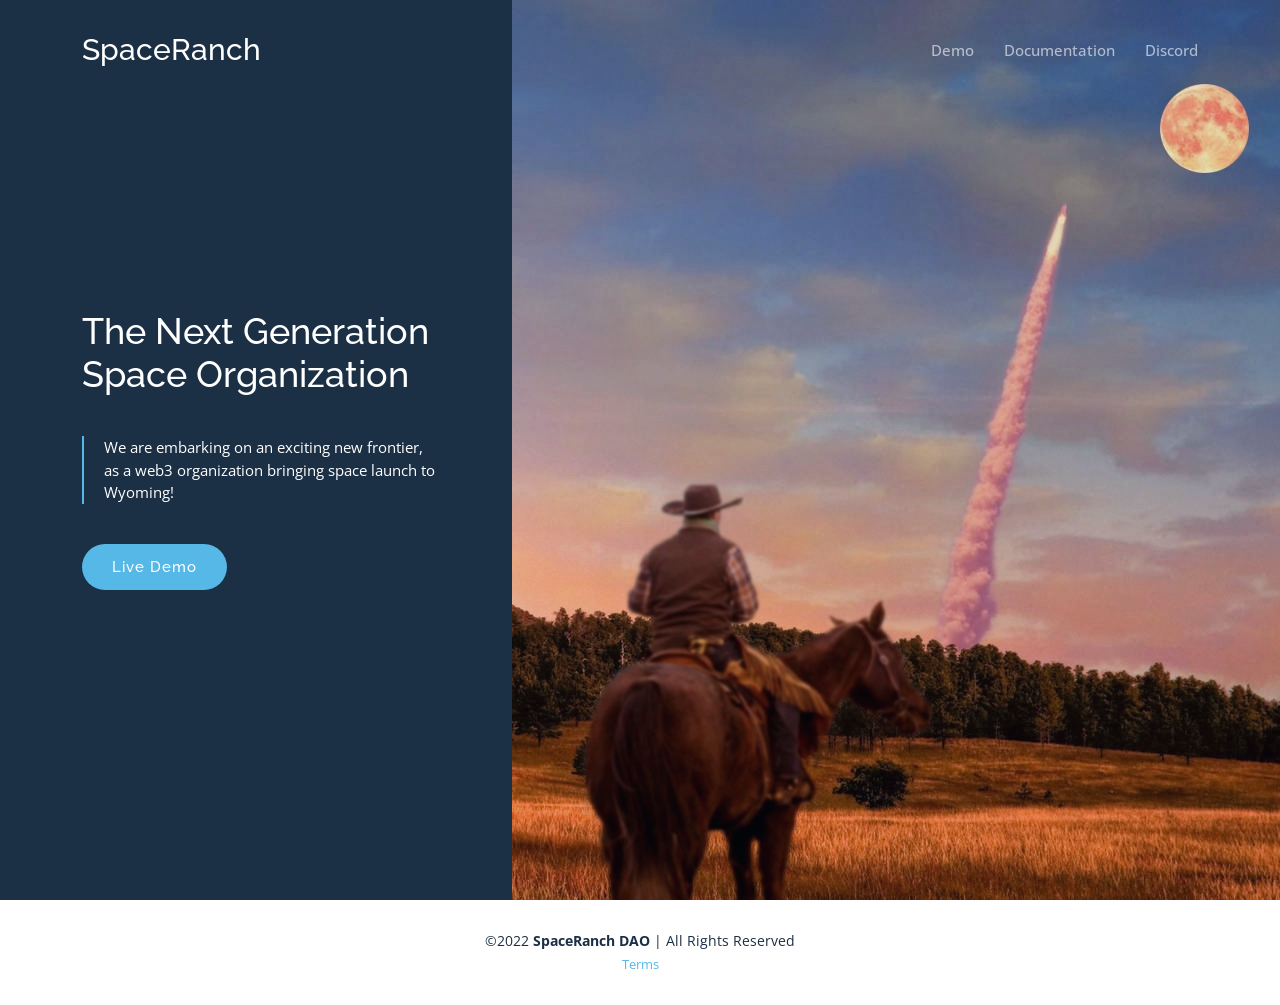
<file: index.html>
<!DOCTYPE html>
<html lang="en">

<head>
  
  <!-- Google tag (gtag.js) -->
<script async src="https://www.googletagmanager.com/gtag/js?id=UA-243982215-1"></script>
<script>
  window.dataLayer = window.dataLayer || [];
  function gtag(){dataLayer.push(arguments);}
  gtag('js', new Date());

  gtag('config', 'UA-243982215-1');
</script>
  
  <meta charset="utf-8">
  <meta content="width=device-width, initial-scale=1.0" name="viewport">

  <title>SpaceRanch</title>
  <meta content="The world's first web3 space organization, democratizing and diversifying access to space" name="description">
  <meta content="space dao, dao, daos, nft, web3, blockchain, governance, space launch, space exploration, space tourism, 
                 space engineers, aerospace, crypto currency, crypto, digital asset, space asset, 
                 blue origin, spacex, united launch alliance, ula, artemis, phantom, firefly, spinlaunch, 
                 virgin orbit, lunar, spaceport, space vehicle" name="keywords">

  <!-- Favicons -->
  <link href="assets/img/favicon.ico" rel="icon">
  <link href="assets/img/apple-touch-icon.png" rel="apple-touch-icon">

  <!-- Google Fonts -->
  <link rel="preconnect" href="https://fonts.googleapis.com">
  <link rel="preconnect" href="https://fonts.gstatic.com" crossorigin>
  <link href="https://fonts.googleapis.com/css2?family=Open+Sans:ital,wght@0,300;0,400;0,500;0,600;0,700;1,300;1,400;1,600;1,700&family=Montserrat:ital,wght@0,300;0,400;0,500;0,600;0,700;1,300;1,400;1,500;1,600;1,700&family=Raleway:ital,wght@0,300;0,400;0,500;0,600;0,700;1,300;1,400;1,500;1,600;1,700&display=swap" rel="stylesheet">

  <!-- Vendor CSS Files -->
  <link href="assets/vendor/bootstrap/css/bootstrap.min.css" rel="stylesheet">
  <link href="assets/vendor/bootstrap-icons/bootstrap-icons.css" rel="stylesheet">
  <link href="assets/vendor/aos/aos.css" rel="stylesheet">
  <link href="assets/vendor/glightbox/css/glightbox.min.css" rel="stylesheet">
  <link href="assets/vendor/swiper/swiper-bundle.min.css" rel="stylesheet">
  <link href="assets/vendor/remixicon/remixicon.css" rel="stylesheet">

  <!-- Template Main CSS File -->
  <link href="assets/css/main.css" rel="stylesheet">

  <!-- =======================================================
  * Template Name: Nova - v1.2.0
  * Template URL: https://bootstrapmade.com/nova-bootstrap-business-template/
  * Author: BootstrapMade.com
  * License: https://bootstrapmade.com/license/
  ======================================================== -->
</head>

<body class="page-index">

  <!-- ======= Header ======= -->
  <header id="header" class="header d-flex align-items-center fixed-top">
    <div class="container-fluid container-xl d-flex align-items-center justify-content-between">

      <a href="index.html" class="logo d-flex align-items-center">
        <!-- Uncomment the line below if you also wish to use an image logo -->
        <!-- <img src="assets/img/logo.png" alt=""> -->
        <h1 class="d-flex align-items-center">SpaceRanch</h1>
      </a>

      <i class="mobile-nav-toggle mobile-nav-show bi bi-list"></i>
      <i class="mobile-nav-toggle mobile-nav-hide d-none bi bi-x"></i>

      <nav id="navbar" class="navbar">
        <ul>
          <li><a href="https://spacedao.xyz" target="_blank" >Demo</a></li>
          <li><a href="https://spaceranch.gitbook.io/documentation" target="_blank">Documentation</a></li>
          <li><a href="https://discord.gg/sj9gQFXUaW" target="_blank">Discord</a></li>

        </ul>
      </nav><!-- .navbar -->

    </div>
  </header><!-- End Header -->

  <!-- ======= Hero Section ======= -->
  <section id="hero" class="hero d-flex align-items-center">
    <div class="container">
      <div class="row">
        <div class="col-xl-4">
          <h2 data-aos="fade-up">The Next Generation Space Organization</h2>
          <blockquote data-aos="fade-up" data-aos-delay="100">
            <p>We are embarking on an exciting new frontier, as a web3 organization bringing space launch to Wyoming!</p>
          </blockquote>
          <div class="d-flex" data-aos="fade-up" data-aos-delay="200">
            <a href="https://spacedao.xyz" target="_blank" class="btn-get-started">Live Demo</a>
         <!--   <a href="https://www.youtube.com/watch?v=5IGpBBcRcZA" class="glightbox btn-watch-video d-flex align-items-center"><i class="bi bi-play-circle"></i><span>Watch Video</span></a>
-->
          </div>

        </div>
      </div>
    </div>
  </section><!-- End Hero Section -->

  <main id="main">


  </main><!-- End #main -->

  <!-- ======= Footer ======= -->
  <footer id="footer" class="footer">



    <div class="footer-legal">
      <div class="container">
        <div class="copyright">
          &copy;2022 <strong><span>SpaceRanch DAO</span></strong> | All Rights Reserved
        </div>
        <div class="credits">
          <a href="https://spaceranch.gitbook.io/documentation/legal/terms-of-service" target="_blank">Terms</a>
        </div>
      </div>
    </div>
  </footer><!-- End Footer -->
  <!-- End Footer -->

  <a href="#" class="scroll-top d-flex align-items-center justify-content-center"><i class="bi bi-arrow-up-short"></i></a>

  <div id="preloader"></div>

  <!-- Vendor JS Files -->
  <script src="assets/vendor/bootstrap/js/bootstrap.bundle.min.js"></script>
  <script src="assets/vendor/aos/aos.js"></script>
  <script src="assets/vendor/glightbox/js/glightbox.min.js"></script>
  <script src="assets/vendor/swiper/swiper-bundle.min.js"></script>
  <script src="assets/vendor/isotope-layout/isotope.pkgd.min.js"></script>
  <script src="assets/vendor/php-email-form/validate.js"></script>

  <!-- Template Main JS File -->
  <script src="assets/js/main.js"></script>

</body>

</html>
</file>
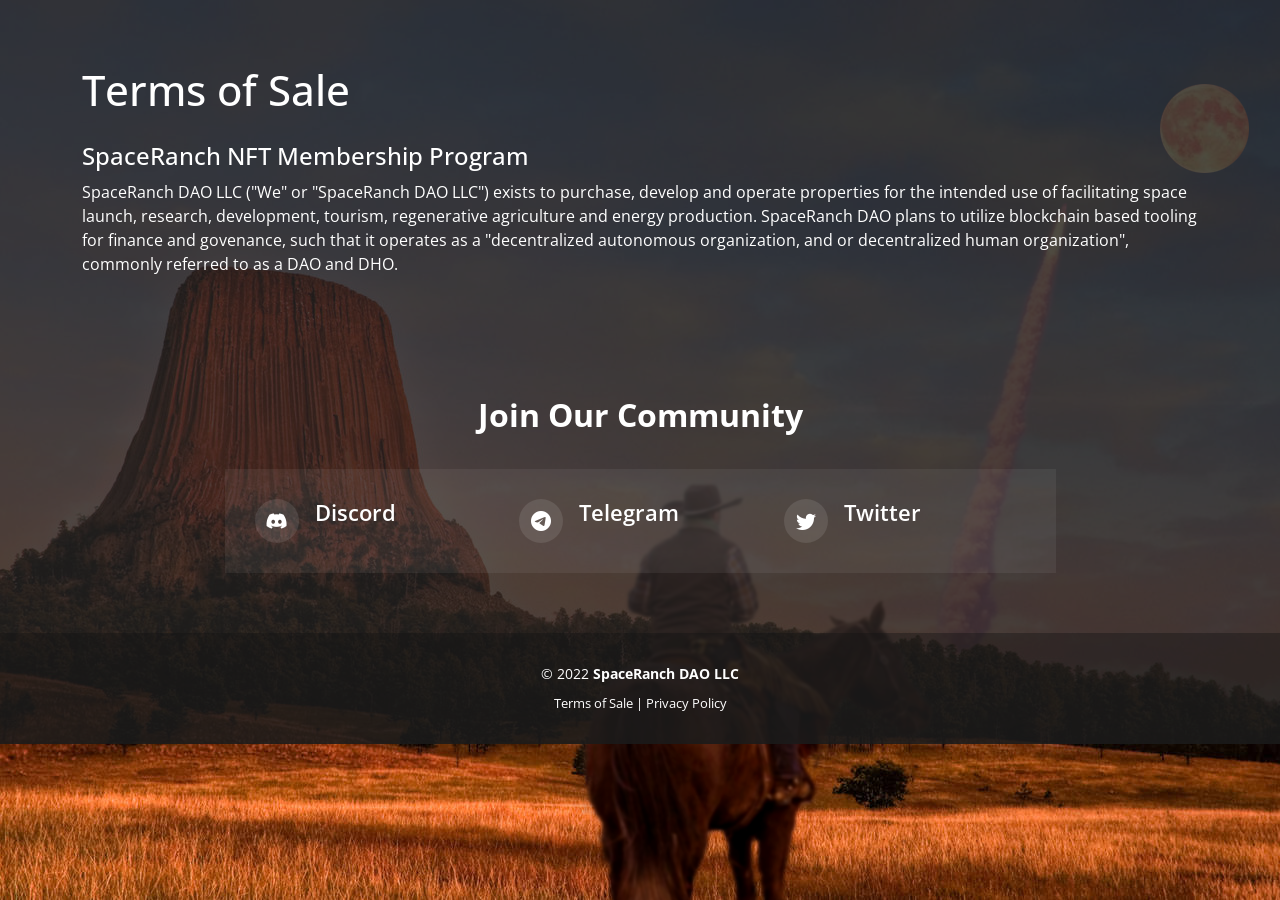
<file: legal.html>
<!DOCTYPE html>
<html lang="en">

<head>
  <meta charset="utf-8">
  <meta content="width=device-width, initial-scale=1.0" name="viewport">
  <title>SpaceRanch DAO</title>
  <meta content="" name="description">
  <meta content="" name="keywords">

  <!-- Favicons -->
  <link href="assets/img/favicon.jpg" rel="icon">
  <link href="assets/img/apple-touch-icon.png" rel="apple-touch-icon">

  <!-- Google Fonts -->
  <link href="https://fonts.googleapis.com/css?family=Open+Sans:300,300i,400,400i,600,600i,700,700i|Raleway:300,300i,400,400i,600,600i,700,700i" rel="stylesheet">

  <!-- Vendor CSS Files -->
  <link href="assets/vendor/bootstrap/css/bootstrap.min.css" rel="stylesheet">
  <link href="assets/vendor/bootstrap-icons/bootstrap-icons.css" rel="stylesheet">

  <!-- Template Main CSS File -->
  <link href="assets/css/style.css" rel="stylesheet">

  <!-- =======================================================
  * Template Name: ComingSoon - v4.6.0
  * Template URL: https://bootstrapmade.com/comingsoon-free-html-bootstrap-template/
  * Author: BootstrapMade.com
  * License: https://bootstrapmade.com/license/
  ======================================================== -->
</head>

<body>



  <main id="main">

    <!-- ======= About Us Section ======= -->
    <section id="about" class="about">
      <div class="container">

        <div class="row content">
          <div class="col-lg-12">
            <h2>Terms of Sale</h2>
            <h3>SpaceRanch NFT Membership Program</h3>
        <p>
SpaceRanch DAO LLC ("We" or "SpaceRanch DAO LLC") exists to purchase, develop and operate properties for the intended
use of facilitating space launch, research, development, tourism, regenerative agriculture and energy production.
SpaceRanch DAO plans to utilize blockchain based tooling for finance and govenance, such that it operates
as a "decentralized autonomous organization, and or decentralized human organization", commonly referred to as a DAO and DHO.
            </p>
          </div>
        </div>

      </div>
    </section><!-- End About Us Section -->

    <!-- ======= Contact Us Section ======= -->
    <section id="contact" class="contact">
      <div class="container">

        <div class="section-title">
          <h2>Join Our Community</h2>
        </div>

        <div class="row justify-content-center">

          <div class="col-lg-9">

            <div class="info-wrap">
              <div class="row">
                <div class="col-lg-4 info">
              <a href="https://discord.me/spaceranch" target="_blank">     <i class="bi bi-discord"></i>
                  <h4>Discord</h4></a>

                </div>

                <div class="col-lg-4 info mt-4 mt-lg-0">
                  <a href="https://t.me/spaceranch" target="_blank"> <i class="bi bi-telegram"></i>
                  <h4>Telegram</h4></a>
                </div>

                <div class="col-lg-4 info mt-4 mt-lg-0">
                <a href="https://twitter.com/spaceranch" target="_blank">   <i class="bi bi-twitter"></i>
                  <h4>Twitter</h4> </a>
                </div>

              </div>
            </div>

          </div>

        </div>


      </div>
    </section><!-- End Contact Us Section -->

  </main><!-- End #main -->

  <!-- ======= Footer ======= -->
  <footer id="footer">
    <div class="container">
      <div class="copyright">
        &copy; 2022 <strong><span>SpaceRanch DAO LLC</span></strong>
      </div>
      <div class="credits">
        <!-- All the links in the footer should remain intact. -->
        <!-- You can delete the links only if you purchased the pro version. -->
        <!-- Licensing information: https://bootstrapmade.com/license/ -->
        <!-- Purchase the pro version with working PHP/AJAX contact form: https://bootstrapmade.com/comingsoon-free-html-bootstrap-template/ -->
        <a href="legal.html">Terms of Sale</a> |   <a href="privacy.html">Privacy Policy</a>
      </div>
    </div>
  </footer><!-- End #footer -->


  <!-- Vendor JS Files -->
  <script src="assets/vendor/bootstrap/js/bootstrap.bundle.min.js"></script>
  <script src="assets/vendor/php-email-form/validate.js"></script>

  <!-- Template Main JS File -->
  <script src="assets/js/main.js"></script>

</body>

</html>
</file>
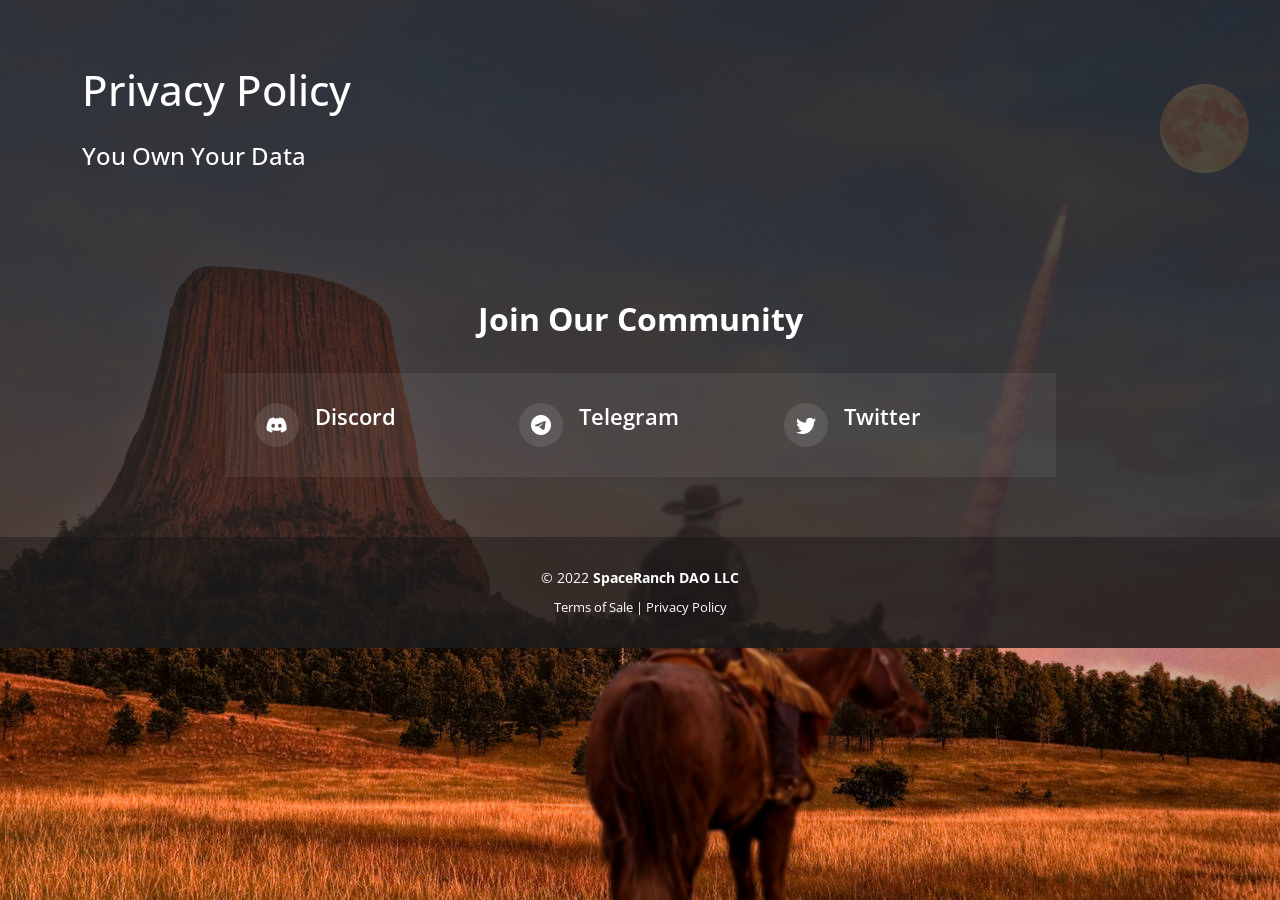
<file: privacy.html>
<!DOCTYPE html>
<html lang="en">

<head>
  <meta charset="utf-8">
  <meta content="width=device-width, initial-scale=1.0" name="viewport">
  <title>SpaceRanch DAO</title>
  <meta content="" name="description">
  <meta content="" name="keywords">

  <!-- Favicons -->
  <link href="assets/img/favicon.jpg" rel="icon">
  <link href="assets/img/apple-touch-icon.png" rel="apple-touch-icon">

  <!-- Google Fonts -->
  <link href="https://fonts.googleapis.com/css?family=Open+Sans:300,300i,400,400i,600,600i,700,700i|Raleway:300,300i,400,400i,600,600i,700,700i" rel="stylesheet">

  <!-- Vendor CSS Files -->
  <link href="assets/vendor/bootstrap/css/bootstrap.min.css" rel="stylesheet">
  <link href="assets/vendor/bootstrap-icons/bootstrap-icons.css" rel="stylesheet">

  <!-- Template Main CSS File -->
  <link href="assets/css/style.css" rel="stylesheet">

  <!-- =======================================================
  * Template Name: ComingSoon - v4.6.0
  * Template URL: https://bootstrapmade.com/comingsoon-free-html-bootstrap-template/
  * Author: BootstrapMade.com
  * License: https://bootstrapmade.com/license/
  ======================================================== -->
</head>

<body>



  <main id="main">

    <!-- ======= About Us Section ======= -->
    <section id="about" class="about">
      <div class="container">

        <div class="row content">
          <div class="col-lg-12">
            <h2>Privacy Policy</h2>
            <h3>You Own Your Data</h3>
        <p>

            </p>
          </div>
        </div>

      </div>
    </section><!-- End About Us Section -->

    <!-- ======= Contact Us Section ======= -->
    <section id="contact" class="contact">
      <div class="container">

        <div class="section-title">
          <h2>Join Our Community</h2>
        </div>

        <div class="row justify-content-center">

          <div class="col-lg-9">

            <div class="info-wrap">
              <div class="row">
                <div class="col-lg-4 info">
              <a href="https://discord.me/spaceranch" target="_blank">     <i class="bi bi-discord"></i>
                  <h4>Discord</h4></a>

                </div>

                <div class="col-lg-4 info mt-4 mt-lg-0">
                  <a href="https://t.me/spaceranch" target="_blank"> <i class="bi bi-telegram"></i>
                  <h4>Telegram</h4></a>
                </div>

                <div class="col-lg-4 info mt-4 mt-lg-0">
                <a href="https://twitter.com/spaceranch" target="_blank">   <i class="bi bi-twitter"></i>
                  <h4>Twitter</h4> </a>
                </div>

              </div>
            </div>

          </div>

        </div>


      </div>
    </section><!-- End Contact Us Section -->

  </main><!-- End #main -->

  <!-- ======= Footer ======= -->
  <footer id="footer">
    <div class="container">
      <div class="copyright">
        &copy; 2022 <strong><span>SpaceRanch DAO LLC</span></strong>
      </div>
      <div class="credits">
        <!-- All the links in the footer should remain intact. -->
        <!-- You can delete the links only if you purchased the pro version. -->
        <!-- Licensing information: https://bootstrapmade.com/license/ -->
        <!-- Purchase the pro version with working PHP/AJAX contact form: https://bootstrapmade.com/comingsoon-free-html-bootstrap-template/ -->
        <a href="terms.html">Terms of Sale</a> |   <a href="privacy.html">Privacy Policy</a>
      </div>
    </div>
  </footer><!-- End #footer -->


  <!-- Vendor JS Files -->
  <script src="assets/vendor/bootstrap/js/bootstrap.bundle.min.js"></script>
  <script src="assets/vendor/php-email-form/validate.js"></script>

  <!-- Template Main JS File -->
  <script src="assets/js/main.js"></script>

</body>

</html>
</file>
<file: assets/css/main.css>
/**
* Template Name: Nova - v1.2.0
* Template URL: https://bootstrapmade.com/nova-bootstrap-business-template/
* Author: BootstrapMade.com
* License: https://bootstrapmade.com/license/
*/

/*--------------------------------------------------------------
# Set main reusable colors and fonts using CSS variables
# Learn more about CSS variables at https://developer.mozilla.org/en-US/docs/Web/CSS/Using_CSS_custom_properties
--------------------------------------------------------------*/
/* Fonts */
:root {
  --font-default: "Open Sans", system-ui, -apple-system, "Segoe UI", Roboto, "Helvetica Neue", Arial, "Noto Sans", "Liberation Sans", sans-serif, "Apple Color Emoji", "Segoe UI Emoji", "Segoe UI Symbol", "Noto Color Emoji";
  --font-primary: "Montserrat", sans-serif;
  --font-secondary: "Raleway", sans-serif;
}

/* Colors */
:root {
  --color-default: #2b180d;
  --color-primary: #56b8e6;
  --color-secondary: #1b2f45;
}

/* Smooth scroll behavior */
:root {
  scroll-behavior: smooth;
}

/*--------------------------------------------------------------
# General
--------------------------------------------------------------*/
body {
  font-family: var(--font-default);
  color: var(--color-default);
}

a {
  color: var(--color-primary);
  text-decoration: none;
  transition: 0.3s;
}

a:hover {
  color: #82cbed;
  text-decoration: none;
}

h1,
h2,
h3,
h4,
h5,
h6 {
  font-family: var(--font-primary);
}

/*--------------------------------------------------------------
# Sections & Section Header
--------------------------------------------------------------*/
section {
  overflow: hidden;
  padding: 80px 0;
}

.section-header {
  text-align: center;
  padding-bottom: 30px;
}

.section-header h2 {
  font-size: 32px;
  font-weight: 600;
  margin-bottom: 20px;
  padding-bottom: 20px;
  position: relative;
}

.section-header h2:after {
  content: "";
  position: absolute;
  display: block;
  width: 60px;
  height: 2px;
  background: var(--color-primary);
  left: 0;
  right: 0;
  bottom: 0;
  margin: auto;
}

.section-header p {
  margin-bottom: 0;
}

/*--------------------------------------------------------------
# Breadcrumbs
--------------------------------------------------------------*/
.breadcrumbs {
  padding: 140px 0 60px 0;
  min-height: 30vh;
  position: relative;
  background-size: cover;
  background-position: center;
  background-repeat: no-repeat;
}

.breadcrumbs:before {
  content: "";
  background-color: rgba(27, 47, 69, 0.7);
  position: absolute;
  inset: 0;
}

.breadcrumbs h2 {
  font-size: 56px;
  font-weight: 500;
  color: #fff;
  font-family: var(--font-secondary);
}

.breadcrumbs ol {
  display: flex;
  flex-wrap: wrap;
  list-style: none;
  padding: 0 0 10px 0;
  margin: 0;
  font-size: 16px;
  font-weight: 600;
  color: var(--color-primary);
}

.breadcrumbs ol a {
  color: rgba(255, 255, 255, 0.8);
  transition: 0.3s;
}

.breadcrumbs ol a:hover {
  text-decoration: underline;
}

.breadcrumbs ol li+li {
  padding-left: 10px;
}

.breadcrumbs ol li+li::before {
  display: inline-block;
  padding-right: 10px;
  color: #fff;
  content: "/";
}

/*--------------------------------------------------------------
# Scroll top button
--------------------------------------------------------------*/
.scroll-top {
  position: fixed;
  visibility: hidden;
  opacity: 0;
  right: 15px;
  bottom: 15px;
  z-index: 99999;
  background: var(--color-primary);
  width: 40px;
  height: 40px;
  border-radius: 4px;
  transition: all 0.4s;
}

.scroll-top i {
  font-size: 24px;
  color: #fff;
  line-height: 0;
}

.scroll-top:hover {
  background: rgba(86, 184, 230, 0.8);
  color: #fff;
}

.scroll-top.active {
  visibility: visible;
  opacity: 1;
}

/*--------------------------------------------------------------
# Preloader
--------------------------------------------------------------*/
#preloader {
  position: fixed;
  inset: 0;
  z-index: 9999;
  overflow: hidden;
  background: #fff;
  transition: all 0.6s ease-out;
}

#preloader:before {
  content: "";
  position: fixed;
  top: calc(50% - 30px);
  left: calc(50% - 30px);
  border: 6px solid var(--color-primary);
  border-top-color: #fff;
  border-radius: 50%;
  width: 60px;
  height: 60px;
  -webkit-animation: animate-preloader 1s linear infinite;
  animation: animate-preloader 1s linear infinite;
}

@-webkit-keyframes animate-preloader {
  0% {
    transform: rotate(0deg);
  }

  100% {
    transform: rotate(360deg);
  }
}

@keyframes animate-preloader {
  0% {
    transform: rotate(0deg);
  }

  100% {
    transform: rotate(360deg);
  }
}

/*--------------------------------------------------------------
# Disable aos animation delay on mobile devices
--------------------------------------------------------------*/
@media screen and (max-width: 768px) {
  [data-aos-delay] {
    transition-delay: 0 !important;
  }
}

/*--------------------------------------------------------------
# Header
--------------------------------------------------------------*/
.header {
  transition: all 0.5s;
  z-index: 997;
  padding: 24px 0;
}

@media (max-width: 1200px) {
  .header {
    padding: 12px 0;
  }
}

.header.sticked {
  background: rgba(27, 47, 69, 0.9);
  padding: 12px 0;
}

.header .logo img {
  max-height: 40px;
  margin-right: 6px;
}

.header .logo h1 {
  font-size: 30px;
  font-weight: 500;
  color: #fff;
  font-family: var(--font-secondary);
  margin: 0;
}

/*--------------------------------------------------------------
# Desktop Navigation
--------------------------------------------------------------*/
@media (min-width: 1280px) {
  .navbar {
    padding: 0;
  }

  .navbar ul {
    margin: 0;
    padding: 0;
    display: flex;
    list-style: none;
    align-items: center;
  }

  .navbar li {
    position: relative;
  }

  .navbar a,
  .navbar a:focus {
    display: flex;
    align-items: center;
    justify-content: space-between;
    padding: 15px 0 15px 30px;
    font-family: var(--font-default);
    font-size: 15px;
    font-weight: 500;
    color: rgba(255, 255, 255, 0.6);
    white-space: nowrap;
    transition: 0.3s;
  }

  .navbar a i,
  .navbar a:focus i {
    font-size: 12px;
    line-height: 0;
    margin-left: 5px;
  }

  .navbar a:hover,
  .navbar .active,
  .navbar .active:focus,
  .navbar li:hover>a {
    color: #fff;
  }

  .navbar .dropdown ul {
    display: block;
    position: absolute;
    left: 14px;
    top: calc(100% + 30px);
    margin: 0;
    padding: 10px 0;
    z-index: 99;
    opacity: 0;
    visibility: hidden;
    background: #fff;
    box-shadow: 0px 0px 30px rgba(127, 137, 161, 0.25);
    transition: 0.2s;
  }

  .navbar .dropdown ul li {
    min-width: 200px;
  }

  .navbar .dropdown ul a {
    padding: 10px 20px;
    font-size: 15px;
    text-transform: none;
    color: var(--color-secondary);
  }

  .navbar .dropdown ul a i {
    font-size: 12px;
  }

  .navbar .dropdown ul a:hover,
  .navbar .dropdown ul .active:hover,
  .navbar .dropdown ul li:hover>a {
    color: var(--color-primary);
  }

  .navbar .dropdown:hover>ul {
    opacity: 1;
    top: 100%;
    visibility: visible;
  }

  .navbar .dropdown .dropdown ul {
    top: 0;
    left: calc(100% - 30px);
    visibility: hidden;
  }

  .navbar .dropdown .dropdown:hover>ul {
    opacity: 1;
    top: 0;
    left: 100%;
    visibility: visible;
  }
}

@media (min-width: 1280px) and (max-width: 1366px) {
  .navbar .dropdown .dropdown ul {
    left: -90%;
  }

  .navbar .dropdown .dropdown:hover>ul {
    left: -100%;
  }
}

@media (min-width: 1280px) {

  .mobile-nav-show,
  .mobile-nav-hide {
    display: none;
  }
}

/*--------------------------------------------------------------
# Mobile Navigation
--------------------------------------------------------------*/
@media (max-width: 1279px) {
  .navbar {
    position: fixed;
    top: 0;
    right: -100%;
    width: 100%;
    max-width: 400px;
    bottom: 0;
    transition: 0.3s;
    z-index: 9997;
  }

  .navbar ul {
    position: absolute;
    inset: 0;
    padding: 50px 0 10px 0;
    margin: 0;
    background: rgba(27, 47, 69, 0.9);
    overflow-y: auto;
    transition: 0.3s;
    z-index: 9998;
  }

  .navbar a,
  .navbar a:focus {
    display: flex;
    align-items: center;
    justify-content: space-between;
    padding: 10px 20px;
    font-family: var(--font-default);
    font-size: 15px;
    font-weight: 600;
    color: rgba(255, 255, 255, 0.7);
    white-space: nowrap;
    transition: 0.3s;
  }

  .navbar a i,
  .navbar a:focus i {
    font-size: 12px;
    line-height: 0;
    margin-left: 5px;
  }

  .navbar a:hover,
  .navbar .active,
  .navbar .active:focus,
  .navbar li:hover>a {
    color: #fff;
  }

  .navbar .dropdown ul,
  .navbar .dropdown .dropdown ul {
    position: static;
    display: none;
    padding: 10px 0;
    margin: 10px 20px;
    background-color: rgba(20, 35, 51, 0.6);
  }

  .navbar .dropdown>.dropdown-active,
  .navbar .dropdown .dropdown>.dropdown-active {
    display: block;
  }

  .mobile-nav-show {
    color: rgba(255, 255, 255, 0.9);
    font-size: 28px;
    cursor: pointer;
    line-height: 0;
    transition: 0.5s;
  }

  .mobile-nav-hide {
    color: rgba(255, 255, 255, 0.9);
    font-size: 32px;
    cursor: pointer;
    line-height: 0;
    transition: 0.5s;
    position: fixed;
    right: 15px;
    top: 15px;
    z-index: 9999;
  }

  .mobile-nav-active {
    overflow: hidden;
  }

  .mobile-nav-active .navbar {
    right: 0;
  }

  .mobile-nav-active .navbar:before {
    content: "";
    position: fixed;
    inset: 0;
    background: rgba(27, 47, 69, 0.7);
    z-index: 9996;
  }
}

/*--------------------------------------------------------------
# Hero Section
--------------------------------------------------------------*/
.hero {
  width: 100%;
  min-height: 100vh;
  background: url("../img/hero-bg.jpg") top center;
  background-size: cover;
  position: relative;
  padding: 120px 0;
  z-index: 3;
}

@media (min-width: 1034px) {
  .hero:after {
    position: absolute;
    content: "";
    width: 40%;
    background: var(--color-secondary);
    top: 0;
    bottom: 0;
  }
}

.hero:before {
  position: absolute;
  content: "";
  background: rgba(27, 47, 69, 0.1);
  inset: 0;
}

@media (max-width: 1034px) {
  .hero:before {
    background: rgba(27, 47, 69, 0.7);
  }
}

.hero .container {
  z-index: 1;
}

@media (min-width: 1365px) {
  .hero {
    background-attachment: fixed;
  }
}

.hero h2 {
  margin: 0;
  font-size: 36px;
  font-weight: 500;
  line-height: 1.2;
  color: #fff;
  font-family: var(--font-secondary);
}

.hero blockquote {
  color: #fff;
  padding-left: 20px;
  font-size: 15px;
  font-family: var(--font-default);
  border-left: 2px solid var(--color-primary);
  margin: 40px 0;
}

.hero .btn-get-started {
  font-family: var(--font-secondary);
  font-weight: 500;
  font-size: 15px;
  letter-spacing: 1px;
  display: inline-block;
  padding: 12px 30px;
  border-radius: 50px;
  transition: 0.5s;
  color: #fff;
  background: var(--color-primary);
}

.hero .btn-get-started:hover {
  background: rgba(86, 184, 230, 0.8);
}

.hero .btn-watch-video {
  font-size: 16px;
  transition: 0.5s;
  margin-left: 25px;
  color: rgba(255, 255, 255, 0.7);
  font-weight: 600;
}

.hero .btn-watch-video i {
  color: var(--color-primary);
  font-size: 32px;
  transition: 0.3s;
  line-height: 0;
  margin-right: 8px;
}

.hero .btn-watch-video:hover {
  color: #fff;
}

.hero .btn-watch-video:hover i {
  color: #82cbed;
}

@media (max-width: 640px) {
  .hero h2 {
    font-size: 36px;
    line-height: 1;
  }

  .hero .btn-get-started,
  .hero .btn-watch-video {
    font-size: 13px;
  }
}

/*--------------------------------------------------------------
# Why Choose Us Section
--------------------------------------------------------------*/
.why-us {
  padding-bottom: 0;
}

.why-us .img-bg {
  min-height: 500px;
  background-size: cover;
}

.why-us .slides {
  background-color: #f7f9fc;
}

.why-us h3 {
  font-size: 24px;
  font-weight: 700;
  color: var(--color-secondary);
}

.why-us h4 {
  font-size: 18px;
  font-weight: 400;
  color: #29486a;
  font-family: var(--font-secondary);
}

.why-us .swiper {
  margin: 140px 140px 120px 140px;
  overflow: hidden;
}

.why-us .swiper-button-prev:after,
.why-us .swiper-button-next:after {
  font-size: 24px;
  color: var(--color-secondary);
}

.why-us .swiper-button-prev {
  left: 80px;
}

.why-us .swiper-button-next {
  right: 80px;
}

.why-us .swiper-pagination {
  margin-top: 30px;
  position: relative;
}

.why-us .swiper-pagination .swiper-pagination-bullet {
  background-color: var(--color-secondary);
}

.why-us .swiper-pagination .swiper-pagination-bullet-active {
  background-color: var(--color-primary);
}

@media (max-width: 1200px) {
  .why-us .swiper {
    margin: 60px 60px 40px 60px;
  }

  .why-us .swiper-button-prev,
  .why-us .swiper-button-next {
    display: none;
  }
}

@media (max-width: 575px) {
  .why-us .swiper {
    margin: 40px 40px 20px 40px;
  }
}

.page-about .why-us {
  padding: 0 0 80px 0;
}

/*--------------------------------------------------------------
# About Section
--------------------------------------------------------------*/
.about .content h3 {
  font-weight: 700;
  font-size: 36px;
  font-family: var(--font-secondary);
  color: var(--color-secondary);
}

.about .content p {
  margin: 30px 0;
  color: #29486a;
}

.about .content ul {
  list-style: none;
  padding: 0;
}

.about .content ul li {
  padding: 0 0 15px 26px;
  position: relative;
  font-size: 15px;
  font-weight: 600;
}

.about .content ul i {
  position: absolute;
  font-size: 20px;
  left: 0;
  top: -3px;
  color: var(--color-primary);
}

/*--------------------------------------------------------------
# Services List Section
--------------------------------------------------------------*/
.services-list .service-item {
  position: relative;
}

.services-list .service-item .icon i {
  font-size: 32px;
  line-height: 0;
  margin-right: 20px;
  color: #38618e;
}

.services-list .service-item .title {
  font-weight: 700;
  margin-bottom: 5px;
  font-size: 18px;
}

.services-list .service-item .title a {
  color: var(--color-secondary);
}

.services-list .service-item .title a:hover {
  color: #38618e;
}

.services-list .service-item .description {
  line-height: 24px;
  font-size: 14px;
}

/*--------------------------------------------------------------
# Call To Action Section
--------------------------------------------------------------*/
.call-to-action {
  background: linear-gradient(rgba(27, 47, 69, 0.8), rgba(27, 47, 69, 0.8)), url("../img/cta-bg.jpg") center center;
  background-size: cover;
  padding: 100px 0;
}

@media (min-width: 1365px) {
  .call-to-action {
    background-attachment: fixed;
  }
}

.call-to-action h3 {
  color: #fff;
  font-size: 28px;
  margin-bottom: 25px;
  font-weight: 700;
}

.call-to-action p {
  color: #fff;
  margin-bottom: 25px;
}

.call-to-action .cta-btn {
  font-family: var(--font-default);
  font-weight: 500;
  font-size: 16px;
  letter-spacing: 1px;
  display: inline-block;
  padding: 12px 40px;
  border-radius: 50px;
  transition: 0.5s;
  margin: 10px;
  color: #fff;
  background: #2aa5df;
}

.call-to-action .cta-btn:hover {
  background: var(--color-primary);
}

/*--------------------------------------------------------------
# Features Section
--------------------------------------------------------------*/
.features {
  padding-bottom: 0;
}

.features h3 {
  color: var(--color-secondary);
  font-size: 32px;
  font-weight: 700;
  margin-bottom: 30px;
}

.features .icon-list i {
  margin-right: 10px;
  font-size: 24px;
  line-height: 1.2;
}

.features .icon-list span {
  font-size: 18px;
  color: #29486a;
}

.features .phone-wrap {
  position: absolute;
  right: 0;
}

@media (max-width: 768px) {
  .features .phone-wrap {
    position: relative;
  }
}

.features .phone-wrap img {
  width: 340px;
}

@media (max-width: 992px) {
  .features .phone-wrap img {
    margin-top: 30px;
  }
}

@media (max-width: 768px) {
  .features .phone-wrap img {
    width: 100%;
  }
}

.features .details {
  margin-top: 80px;
  padding: 120px 0;
  background-color: #f7f9fc;
}

.features .details h4 {
  color: var(--color-secondary);
  font-size: 32px;
  font-weight: 700;
  margin-bottom: 20px;
}

.features .details p {
  margin-bottom: 20px;
  font-size: 15px;
}

.features .details .btn-get-started {
  font-family: var(--font-primary);
  display: inline-block;
  font-weight: 500;
  font-size: 15px;
  letter-spacing: 1px;
  padding: 10px 32px;
  border-radius: 50px;
  transition: 0.5s;
  background-color: var(--color-primary);
  color: #fff;
}

.features .details .btn-get-started:hover {
  background: #2aa5df;
}

/*--------------------------------------------------------------
# Recent Blog Posts Section
--------------------------------------------------------------*/
.recent-posts .post-box {
  transition: 0.3s;
  height: 100%;
  overflow: hidden;
  position: relative;
  display: flex;
  flex-direction: column;
}

.recent-posts .post-box .post-img {
  overflow: hidden;
  position: relative;
}

.recent-posts .post-box .post-img img {
  transition: 0.5s;
}

.recent-posts .post-box .meta {
  margin-top: 15px;
}

.recent-posts .post-box .meta .post-date {
  font-size: 15px;
  font-weight: 400;
  color: var(--color-primary);
}

.recent-posts .post-box .meta .post-author {
  font-size: 15px;
  font-weight: 400;
  color: var(--color-secondary);
}

.recent-posts .post-box .post-title {
  font-size: 18px;
  color: var(--color-secondary);
  font-weight: 700;
  margin: 15px 0 0 0;
  position: relative;
  transition: 0.3s;
}

.recent-posts .post-box p {
  margin: 15px 0 0 0;
  color: rgba(27, 47, 69, 0.7);
}

.recent-posts .post-box .readmore {
  display: flex;
  align-items: center;
  font-weight: 600;
  line-height: 1;
  transition: 0.3s;
  margin-top: 15px;
}

.recent-posts .post-box .readmore i {
  line-height: 0;
  margin-left: 4px;
  font-size: 18px;
}

.recent-posts .post-box:hover .post-title {
  color: var(--color-primary);
}

.recent-posts .post-box:hover .post-img img {
  transform: scale(1.1);
}

/*--------------------------------------------------------------
# Team Section
--------------------------------------------------------------*/
.team .team-member {
  overflow: hidden;
  background: #fff;
}

.team .team-member .member-img {
  position: relative;
  overflow: hidden;
}

.team .team-member .social {
  position: absolute;
  left: 0;
  bottom: 0;
  right: 0;
  height: 40px;
  opacity: 0;
  transition: ease-in-out 0.3s;
  background: rgba(255, 255, 255, 0.85);
  display: flex;
  align-items: center;
  justify-content: center;
}

.team .team-member .social a {
  transition: color 0.3s;
  color: #31547c;
  margin: 0 10px;
  display: inline-flex;
  align-items: center;
  justify-content: center;
}

.team .team-member .social a i {
  line-height: 0;
}

.team .team-member .social a:hover {
  color: var(--color-primary);
}

.team .team-member .social i {
  font-size: 18px;
  margin: 0 2px;
}

.team .team-member .member-info {
  padding: 25px 15px 0 15px;
  text-align: center;
}

.team .team-member .member-info h4 {
  font-weight: 700;
  margin-bottom: 5px;
  font-size: 18px;
  color: var(--color-secondary);
}

.team .team-member .member-info span {
  display: block;
  font-size: 13px;
  font-weight: 400;
  color: #6c757d;
}

.team .team-member .member-info p {
  font-style: italic;
  font-size: 14px;
  line-height: 26px;
  color: #6c757d;
}

.team .team-member:hover .social {
  opacity: 1;
}

/*--------------------------------------------------------------
# Services Cards Section
--------------------------------------------------------------*/
.services-cards {
  background: #f7f9fc;
}

.services-cards .card-item {
  border: 1px solid rgba(27, 47, 69, 0.1);
  background: #fff;
  position: relative;
  border-radius: 0;
}

.services-cards .card-item .card-bg {
  min-height: 300px;
  background-size: cover;
  background-repeat: no-repeat;
}

.services-cards .card-item .card-body {
  padding: 30px;
}

.services-cards .card-item h4 {
  font-weight: 700;
  font-size: 20px;
  margin-bottom: 15px;
  color: var(--color-secondary);
}

.services-cards .card-item p {
  color: var(--color-secondary);
  margin: 0;
}

/*--------------------------------------------------------------
# Testimonials Section
--------------------------------------------------------------*/
.testimonials .testimonial-item {
  box-sizing: content-box;
  padding: 30px;
  margin: 40px 30px;
  box-shadow: 0px 0 20px rgba(27, 47, 69, 0.1);
  background: #fff;
  min-height: 320px;
  display: flex;
  flex-direction: column;
  text-align: center;
  transition: 0.3s;
}

.testimonials .testimonial-item .stars {
  margin-bottom: 15px;
}

.testimonials .testimonial-item .stars i {
  color: #ffc107;
  margin: 0 1px;
}

.testimonials .testimonial-item .testimonial-img {
  width: 90px;
  border-radius: 50%;
  border: 4px solid #fff;
  margin: 0 auto;
}

.testimonials .testimonial-item h3 {
  font-size: 18px;
  font-weight: bold;
  margin: 10px 0 5px 0;
  color: #111;
}

.testimonials .testimonial-item h4 {
  font-size: 14px;
  color: #999;
  margin: 0;
}

.testimonials .testimonial-item p {
  font-style: italic;
  margin: 0 auto 15px auto;
}

.testimonials .swiper-pagination {
  margin-top: 20px;
  position: relative;
}

.testimonials .swiper-pagination .swiper-pagination-bullet {
  width: 10px;
  height: 10px;
  background-color: #e8eff6;
  opacity: 1;
}

.testimonials .swiper-pagination .swiper-pagination-bullet-active {
  background-color: var(--color-primary);
}

.testimonials .swiper-slide {
  opacity: 0.3;
}

@media (max-width: 1199px) {
  .testimonials .swiper-slide-active {
    opacity: 1;
  }

  .testimonials .swiper-pagination {
    margin-top: 0;
  }

  .testimonials .testimonial-item {
    margin: 40px 20px;
  }
}

@media (min-width: 1200px) {
  .testimonials .swiper-slide-next {
    opacity: 1;
    transform: scale(1.12);
  }
}

/*--------------------------------------------------------------
# Portfolio Section
--------------------------------------------------------------*/
.portfolio .portfolio-flters {
  padding: 0;
  margin: 0 auto 30px auto;
  list-style: none;
  text-align: center;
}

.portfolio .portfolio-flters li {
  color: var(--color-secondary);
  cursor: pointer;
  display: inline-block;
  padding: 0;
  font-size: 18px;
  font-weight: 400;
  margin: 0 10px;
  line-height: 1;
  margin-bottom: 5px;
  transition: all 0.3s ease-in-out;
}

.portfolio .portfolio-flters li:hover,
.portfolio .portfolio-flters li.filter-active {
  color: var(--color-primary);
}

.portfolio .portfolio-flters li:first-child {
  margin-left: 0;
}

.portfolio .portfolio-flters li:last-child {
  margin-right: 0;
}

@media (max-width: 575px) {
  .portfolio .portfolio-flters li {
    font-size: 14px;
    margin: 0 5px;
  }
}

.portfolio .portfolio-item {
  position: relative;
}

.portfolio .portfolio-item .portfolio-info {
  opacity: 0;
  position: absolute;
  left: 30px;
  right: 30px;
  bottom: 0;
  z-index: 3;
  transition: all ease-in-out 0.3s;
  background: rgba(255, 255, 255, 0.9);
  padding: 15px;
}

.portfolio .portfolio-item .portfolio-info h4 {
  font-size: 18px;
  font-weight: 600;
  color: var(--color-default);
  padding-right: 50px;
}

.portfolio .portfolio-item .portfolio-info p {
  color: #6c757d;
  font-size: 14px;
  margin-bottom: 0;
  padding-right: 50px;
}

.portfolio .portfolio-item .portfolio-info .preview-link,
.portfolio .portfolio-item .portfolio-info .details-link {
  position: absolute;
  right: 50px;
  font-size: 24px;
  top: calc(50% - 14px);
  color: rgba(27, 47, 69, 0.7);
  transition: 0.3s;
  line-height: 0;
}

.portfolio .portfolio-item .portfolio-info .preview-link:hover,
.portfolio .portfolio-item .portfolio-info .details-link:hover {
  color: var(--color-primary);
}

.portfolio .portfolio-item .portfolio-info .details-link {
  right: 14px;
  font-size: 28px;
}

.portfolio .portfolio-item:hover .portfolio-info {
  opacity: 1;
  bottom: 20px;
}

/*--------------------------------------------------------------
# Portfolio Details
--------------------------------------------------------------*/
.portfolio-details .portfolio-details-slider img {
  width: 100%;
}

.portfolio-details .portfolio-details-slider .swiper-pagination {
  margin-top: 20px;
  position: relative;
}

.portfolio-details .portfolio-details-slider .swiper-pagination .swiper-pagination-bullet {
  width: 12px;
  height: 12px;
  background-color: #fff;
  opacity: 1;
  border: 1px solid var(--color-primary);
}

.portfolio-details .portfolio-details-slider .swiper-pagination .swiper-pagination-bullet-active {
  background-color: var(--color-primary);
}

.portfolio-details .portfolio-info {
  padding: 30px;
  box-shadow: 0px 0 30px rgba(27, 47, 69, 0.1);
}

.portfolio-details .portfolio-info h3 {
  font-size: 22px;
  font-weight: 700;
  margin-bottom: 20px;
  padding-bottom: 20px;
  border-bottom: 1px solid #d6e2ef;
}

.portfolio-details .portfolio-info ul {
  list-style: none;
  padding: 0;
  font-size: 15px;
}

.portfolio-details .portfolio-info ul li+li {
  margin-top: 10px;
}

.portfolio-details .portfolio-description {
  padding-top: 30px;
}

.portfolio-details .portfolio-description h2 {
  font-size: 26px;
  font-weight: 700;
  margin-bottom: 20px;
  color: var(--color-secondary);
}

.portfolio-details .portfolio-description p {
  padding: 0;
}

/*--------------------------------------------------------------
# Contact Section
--------------------------------------------------------------*/
.contact {
  background: url("../img/contact-bg.png") left top no-repeat;
  background-size: contain;
  position: relative;
}

@media (max-width: 640px) {
  .contact {
    background-position: center 50px;
  }
}

.contact:before {
  content: "";
  background: rgba(255, 255, 255, 0.7);
  position: absolute;
  bottom: 0;
  top: 0;
  left: 0;
  right: 0;
}

.contact .info-item+.info-item {
  margin-top: 40px;
}

.contact .info-item i {
  font-size: 20px;
  background: var(--color-primary);
  color: #fff;
  width: 44px;
  height: 44px;
  display: flex;
  justify-content: center;
  align-items: center;
  border-radius: 50px;
  transition: all 0.3s ease-in-out;
  margin-right: 15px;
}

.contact .info-item h4 {
  padding: 0;
  font-size: 20px;
  font-weight: 700;
  margin-bottom: 5px;
  color: #1c88ba;
}

.contact .info-item p {
  padding: 0;
  margin-bottom: 0;
  font-size: 14px;
}

.contact .php-email-form {
  width: 100%;
}

.contact .php-email-form .form-group {
  padding-bottom: 8px;
}

.contact .php-email-form .error-message {
  display: none;
  color: #fff;
  background: #df1529;
  text-align: left;
  padding: 15px;
  font-weight: 600;
}

.contact .php-email-form .error-message br+br {
  margin-top: 25px;
}

.contact .php-email-form .sent-message {
  display: none;
  color: #fff;
  background: #059652;
  text-align: center;
  padding: 15px;
  font-weight: 600;
}

.contact .php-email-form .loading {
  display: none;
  background: #fff;
  text-align: center;
  padding: 15px;
}

.contact .php-email-form .loading:before {
  content: "";
  display: inline-block;
  border-radius: 50%;
  width: 24px;
  height: 24px;
  margin: 0 10px -6px 0;
  border: 3px solid #059652;
  border-top-color: #fff;
  -webkit-animation: animate-loading 1s linear infinite;
  animation: animate-loading 1s linear infinite;
}

.contact .php-email-form input,
.contact .php-email-form textarea {
  border-radius: 0;
  box-shadow: none;
  font-size: 14px;
  padding: 12px 15px;
}

.contact .php-email-form input:focus,
.contact .php-email-form textarea:focus {
  border-color: var(--color-primary);
}

.contact .php-email-form textarea {
  padding: 10px 12px;
}

.contact .php-email-form button[type=submit] {
  background: #1f98d1;
  border: 0;
  padding: 12px 40px;
  color: #fff;
  transition: 0.4s;
}

.contact .php-email-form button[type=submit]:hover {
  background: var(--color-primary);
}

@-webkit-keyframes animate-loading {
  0% {
    transform: rotate(0deg);
  }

  100% {
    transform: rotate(360deg);
  }
}

@keyframes animate-loading {
  0% {
    transform: rotate(0deg);
  }

  100% {
    transform: rotate(360deg);
  }
}

/*--------------------------------------------------------------
# Blog Stylings
--------------------------------------------------------------*/
/*--------------------------------------------------------------
# Blog Home Posts List
--------------------------------------------------------------*/
.blog .posts-list article {
  height: 100%;
  border-bottom: 1px solid #d6e2ef;
  padding-bottom: 30px;
}

.blog .posts-list article+article {
  margin-top: 60px;
}

.blog .posts-list .post-img {
  max-height: 240px;
  overflow: hidden;
}

.blog .posts-list .title {
  font-size: 20px;
  font-weight: 600;
  padding: 0;
  margin: 20px 0 0 0;
}

.blog .posts-list .title a {
  color: var(--color-secondary);
  transition: 0.3s;
}

.blog .posts-list .title a:hover {
  color: var(--color-primary);
}

.blog .posts-list .meta-top {
  margin-top: 20px;
  color: #467ab3;
}

.blog .posts-list .meta-top ul {
  display: flex;
  flex-wrap: wrap;
  list-style: none;
  align-items: center;
  padding: 0;
  margin: 0;
}

.blog .posts-list .meta-top ul li+li {
  padding-left: 20px;
}

.blog .posts-list .meta-top i {
  font-size: 16px;
  margin-right: 8px;
  line-height: 0;
  color: rgba(86, 184, 230, 0.8);
}

.blog .posts-list .meta-top a {
  color: #467ab3;
  font-size: 14px;
  display: inline-block;
  line-height: 1;
}

.blog .posts-list .content {
  margin-top: 20px;
}

.blog .posts-list .read-more a {
  display: inline-block;
  color: #1f98d1;
  transition: 0.3s;
  font-size: 15px;
  font-weight: 500;
}

.blog .posts-list .read-more a:hover {
  color: var(--color-primary);
}

/*--------------------------------------------------------------
# Blog Details Page
--------------------------------------------------------------*/
.blog .blog-details {
  box-shadow: 0 4px 16px rgba(0, 0, 0, 0.1);
  padding: 30px;
}

.blog .blog-details .post-img {
  margin: -30px -30px 20px -30px;
  overflow: hidden;
}

.blog .blog-details .title {
  font-size: 28px;
  font-weight: 700;
  padding: 0;
  margin: 20px 0 0 0;
  color: var(--color-secondary);
}

.blog .blog-details .content {
  margin-top: 20px;
}

.blog .blog-details .content h3 {
  font-size: 22px;
  margin-top: 30px;
  font-weight: bold;
}

.blog .blog-details .content blockquote {
  overflow: hidden;
  background-color: rgba(27, 47, 69, 0.06);
  padding: 60px;
  position: relative;
  text-align: center;
  margin: 20px 0;
}

.blog .blog-details .content blockquote p {
  color: var(--color-default);
  line-height: 1.6;
  margin-bottom: 0;
  font-style: italic;
  font-weight: 500;
  font-size: 22px;
}

.blog .blog-details .content blockquote:after {
  content: "";
  position: absolute;
  left: 0;
  top: 0;
  bottom: 0;
  width: 3px;
  background-color: var(--color-secondary);
  margin-top: 20px;
  margin-bottom: 20px;
}

.blog .blog-details .meta-top {
  margin-top: 20px;
  color: var(--color-gray);
}

.blog .blog-details .meta-top ul {
  display: flex;
  flex-wrap: wrap;
  list-style: none;
  align-items: center;
  padding: 0;
  margin: 0;
}

.blog .blog-details .meta-top ul li+li {
  padding-left: 20px;
}

.blog .blog-details .meta-top i {
  font-size: 16px;
  margin-right: 8px;
  line-height: 0;
  color: rgba(86, 184, 230, 0.8);
}

.blog .blog-details .meta-top a {
  color: var(--color-gray);
  font-size: 14px;
  display: inline-block;
  line-height: 1;
}

.blog .blog-details .meta-bottom {
  padding-top: 10px;
  border-top: 1px solid rgba(27, 47, 69, 0.15);
}

.blog .blog-details .meta-bottom i {
  color: #38618e;
  display: inline;
}

.blog .blog-details .meta-bottom a {
  color: rgba(27, 47, 69, 0.8);
  transition: 0.3s;
}

.blog .blog-details .meta-bottom a:hover {
  color: var(--color-primary);
}

.blog .blog-details .meta-bottom .cats {
  list-style: none;
  display: inline;
  padding: 0 20px 0 0;
  font-size: 14px;
}

.blog .blog-details .meta-bottom .cats li {
  display: inline-block;
}

.blog .blog-details .meta-bottom .tags {
  list-style: none;
  display: inline;
  padding: 0;
  font-size: 14px;
}

.blog .blog-details .meta-bottom .tags li {
  display: inline-block;
}

.blog .blog-details .meta-bottom .tags li+li::before {
  padding-right: 6px;
  color: var(--color-default);
  content: ",";
}

.blog .blog-details .meta-bottom .share {
  font-size: 16px;
}

.blog .blog-details .meta-bottom .share i {
  padding-left: 5px;
}

.blog .post-author {
  padding: 20px;
  margin-top: 30px;
  box-shadow: 0 4px 16px rgba(0, 0, 0, 0.1);
}

.blog .post-author img {
  max-width: 120px;
  margin-right: 20px;
}

.blog .post-author h4 {
  font-weight: 600;
  font-size: 22px;
  margin-bottom: 0px;
  padding: 0;
  color: var(--color-secondary);
}

.blog .post-author .social-links {
  margin: 0 10px 10px 0;
}

.blog .post-author .social-links a {
  color: rgba(27, 47, 69, 0.5);
  margin-right: 5px;
}

.blog .post-author p {
  font-style: italic;
  color: rgba(var(--color-gray-rgb), 0.8);
  margin-bottom: 0;
}

/*--------------------------------------------------------------
# Blog Sidebar
--------------------------------------------------------------*/
.blog .sidebar .sidebar-title {
  font-size: 22px;
  font-weight: 400;
  padding: 0;
  margin: 0;
  color: var(--color-secondary);
}

.blog .sidebar .sidebar-item+.sidebar-item {
  margin-top: 40px;
}

.blog .sidebar .search-form form {
  background: #fff;
  border: 1px solid rgba(27, 47, 69, 0.2);
  padding: 3px 10px;
  position: relative;
}

.blog .sidebar .search-form form input[type=text] {
  border: 0;
  padding: 4px;
  border-radius: 4px;
  width: calc(100% - 40px);
}

.blog .sidebar .search-form form input[type=text]:focus {
  outline: none;
}

.blog .sidebar .search-form form button {
  position: absolute;
  top: 0;
  right: 0;
  bottom: 0;
  border: 0;
  background: none;
  font-size: 16px;
  padding: 0 15px;
  margin: -1px;
  background: var(--color-primary);
  color: #fff;
  transition: 0.3s;
  border-radius: 0 4px 4px 0;
  line-height: 0;
}

.blog .sidebar .search-form form button i {
  line-height: 0;
}

.blog .sidebar .search-form form button:hover {
  background: rgba(86, 184, 230, 0.8);
}

.blog .sidebar .categories ul {
  list-style: none;
  padding: 0;
}

.blog .sidebar .categories ul li+li {
  padding-top: 10px;
}

.blog .sidebar .categories ul a {
  color: var(--color-secondary);
  font-size: 15px;
}

.blog .sidebar .categories ul a:hover {
  color: var(--color-default);
}

.blog .sidebar .categories ul a span {
  padding-left: 5px;
  color: rgba(var(--color-default-rgb), 0.4);
  font-size: 14px;
}

.blog .sidebar .recent-posts .post-item {
  display: flex;
  box-shadow: 0px 0 15px rgba(0, 0, 0, 0.08);
  padding: 20px;
}

.blog .sidebar .recent-posts .post-item+.post-item {
  margin-top: 15px;
}

.blog .sidebar .recent-posts img {
  width: 80px;
  margin-right: 15px;
}

.blog .sidebar .recent-posts h4 {
  font-size: 18px;
  font-weight: 400;
}

.blog .sidebar .recent-posts h4 a {
  color: var(--color-secondary);
  transition: 0.3s;
}

.blog .sidebar .recent-posts h4 a:hover {
  color: var(--color-primary);
}

.blog .sidebar .recent-posts time {
  display: block;
  font-style: italic;
  font-size: 14px;
  color: rgba(var(--color-default-rgb), 0.4);
}

.blog .sidebar .tags {
  margin-bottom: -10px;
}

.blog .sidebar .tags ul {
  list-style: none;
  padding: 0;
}

.blog .sidebar .tags ul li {
  display: inline-block;
}

.blog .sidebar .tags ul a {
  color: #38618e;
  font-size: 14px;
  padding: 6px 14px;
  margin: 0 6px 8px 0;
  border: 1px solid rgba(27, 47, 69, 0.15);
  display: inline-block;
  border-radius: 50px;
  transition: 0.3s;
}

.blog .sidebar .tags ul a:hover {
  color: #fff;
  border: 1px solid var(--color-primary);
  background: var(--color-primary);
}

.blog .sidebar .tags ul a span {
  padding-left: 5px;
  color: rgba(27, 47, 69, 0.8);
  font-size: 14px;
}

/*--------------------------------------------------------------
# Blog Comments
--------------------------------------------------------------*/
.blog .comments {
  margin-top: 30px;
}

.blog .comments .comments-count {
  font-weight: bold;
}

.blog .comments .comment {
  margin-top: 30px;
  position: relative;
}

.blog .comments .comment .comment-img {
  margin-right: 14px;
}

.blog .comments .comment .comment-img img {
  width: 60px;
}

.blog .comments .comment h5 {
  font-size: 16px;
  margin-bottom: 2px;
}

.blog .comments .comment h5 a {
  font-weight: bold;
  color: var(--color-default);
  transition: 0.3s;
}

.blog .comments .comment h5 a:hover {
  color: var(--color-primary);
}

.blog .comments .comment h5 .reply {
  padding-left: 10px;
  color: var(--color-secondary);
}

.blog .comments .comment h5 .reply i {
  font-size: 20px;
}

.blog .comments .comment time {
  display: block;
  font-size: 14px;
  color: rgba(27, 47, 69, 0.8);
  margin-bottom: 5px;
}

.blog .comments .comment.comment-reply {
  padding-left: 40px;
}

.blog .comments .reply-form {
  margin-top: 30px;
  padding: 30px;
  box-shadow: 0 4px 16px rgba(0, 0, 0, 0.1);
}

.blog .comments .reply-form h4 {
  font-weight: bold;
  font-size: 22px;
}

.blog .comments .reply-form p {
  font-size: 14px;
}

.blog .comments .reply-form input {
  border-radius: 4px;
  padding: 10px 10px;
  font-size: 14px;
}

.blog .comments .reply-form input:focus {
  box-shadow: none;
  border-color: rgba(86, 184, 230, 0.8);
}

.blog .comments .reply-form textarea {
  border-radius: 4px;
  padding: 10px 10px;
  font-size: 14px;
}

.blog .comments .reply-form textarea:focus {
  box-shadow: none;
  border-color: rgba(86, 184, 230, 0.8);
}

.blog .comments .reply-form .form-group {
  margin-bottom: 25px;
}

.blog .comments .reply-form .btn-primary {
  border-radius: 4px;
  padding: 10px 20px;
  border: 0;
  background-color: var(--color-secondary);
}

.blog .comments .reply-form .btn-primary:hover {
  background-color: rgba(27, 47, 69, 0.8);
}

/*--------------------------------------------------------------
# Blog Home Pagination
--------------------------------------------------------------*/
.blog .blog-pagination {
  margin-top: 30px;
  color: #38618e;
}

.blog .blog-pagination ul {
  display: flex;
  padding: 0;
  margin: 0;
  list-style: none;
}

.blog .blog-pagination li {
  margin: 0 5px;
  transition: 0.3s;
}

.blog .blog-pagination li a {
  color: #2aa5df;
  border-radius: 50%;
  width: 40px;
  height: 40px;
  background: #dbf0fa;
  padding: 7px 16px;
  display: flex;
  align-items: center;
  justify-content: center;
}

.blog .blog-pagination li.active a,
.blog .blog-pagination li:hover a {
  background: var(--color-primary);
  color: #fff;
}

/*--------------------------------------------------------------
# Footer
--------------------------------------------------------------*/
.footer {
  font-size: 14px;
}

.footer .footer-content {
  background-color: #f7f9fc;
  background-size: contain;
  padding: 60px 0 30px 0;
}

.footer .footer-content .footer-info {
  margin-bottom: 30px;
}

.footer .footer-content .footer-info .logo {
  line-height: 0;
  margin-bottom: 25px;
}

.footer .footer-content .footer-info .logo img {
  max-height: 40px;
  margin-right: 6px;
}

.footer .footer-content .footer-info .logo span {
  font-size: 30px;
  font-weight: 700;
  letter-spacing: 1px;
  color: var(--color-secondary);
  font-family: var(--font-secondary);
  margin-top: 3px;
}

.footer .footer-content .footer-info p {
  font-size: 15px;
  margin-bottom: 0;
  font-family: var(--font-primary);
  color: var(--color-secondary);
}

.footer .footer-content .social-links a {
  font-size: 14px;
  line-height: 0;
  display: inline-block;
  width: 32px;
  height: 32px;
  color: rgba(27, 47, 69, 0.5);
  margin-right: 10px;
  transition: 0.3s;
  display: flex;
  justify-content: center;
  align-items: center;
  background-color: var(--color-primary);
  color: #fff;
  border-radius: 50px;
}

.footer .footer-content .social-links a:hover {
  background-color: #38618e;
}

.footer .footer-content h4 {
  font-size: 16px;
  font-weight: bold;
  color: #29486a;
  position: relative;
  padding-bottom: 12px;
}

.footer .footer-content .footer-links {
  margin-bottom: 30px;
}

.footer .footer-content .footer-links ul {
  list-style: none;
  padding: 0;
  margin: 0;
}

.footer .footer-content .footer-links ul i {
  margin-right: 2px;
  color: var(--color-primary);
  font-size: 16px;
  line-height: 0;
}

.footer .footer-content .footer-links ul li {
  padding: 10px 0;
  display: flex;
  align-items: center;
}

.footer .footer-content .footer-links ul li:first-child {
  padding-top: 0;
}

.footer .footer-content .footer-links ul a {
  color: #31547c;
  transition: 0.3s;
  display: inline-block;
  line-height: 1;
}

.footer .footer-content .footer-links ul a:hover {
  color: var(--color-primary);
}

.footer .footer-content .footer-contact p {
  line-height: 26px;
  color: var(--color-secondary);
}

.footer .footer-legal {
  background: #fff;
  padding: 30px 0;
}

.footer .footer-legal .copyright {
  text-align: center;
  color: var(--color-secondary);
}

.footer .footer-legal .credits {
  padding-top: 4px;
  text-align: center;
  font-size: 13px;
  color: var(--color-secondary);
}
</file>
<file: assets/css/style.css>
/**
* Template Name: ComingSoon - v4.6.0
* Template URL: https://bootstrapmade.com/comingsoon-free-html-bootstrap-template/
* Author: BootstrapMade.com
* License: https://bootstrapmade.com/license/
*/

/*--------------------------------------------------------------
# General
--------------------------------------------------------------*/
body {
  font-family: "Open Sans", sans-serif;
  color: #fff;
  background: url("../img/devilstower.png") top center no-repeat;
  background-size: cover;
  position: relative;
}
body::before {
  content: "";
  position: absolute;
  left: 0;
  right: 0;
  top: 0;
  bottom: 0;
  background: rgba(34, 34, 34, 0.8);
}
@media (min-width: 1024px) {
  body {
    background-attachment: fixed;
  }
}

a {
  color: #fff;
  text-decoration: none;
}

a:hover {
  color: #ff3333;
  text-decoration: none;
}

h1, h2, h3, h4, h5, h6 {
  font-family: "Open Sans", sans-serif;
}

#main {
  position: relative;
}

/*--------------------------------------------------------------
# Back to top button
--------------------------------------------------------------*/
.back-to-top {
  position: fixed;
  visibility: hidden;
  opacity: 0;
  right: 15px;
  bottom: 15px;
  z-index: 996;
  background: #ff0000;
  width: 40px;
  height: 40px;
  border-radius: 4px;
  transition: all 0.4s;
}
.back-to-top i {
  font-size: 28px;
  color: #fff;
  line-height: 0;
}
.back-to-top:hover {
  background: #ff2929;
  color: #fff;
}
.back-to-top.active {
  visibility: visible;
  opacity: 1;
}

/*--------------------------------------------------------------
# Header
--------------------------------------------------------------*/
#header {
  position: relative;
  width: 100%;
  padding: 100px 0;
  /* countdown */
}
#header h1 {
  margin: 0 0 10px 0;
  font-size: 48px;
  font-weight: 500;
  line-height: 56px;
  color: #fff;
}
#header h2 {
  color: #eee;
  margin-bottom: 40px;
  font-size: 22px;
}
#header .countdown {
  margin-bottom: 80px;
}
#header .countdown div {
  text-align: center;
  margin: 10px;
  width: 100px;
  padding: 15px 0;
  background: rgba(255, 255, 255, 0.12);
  border-top: 5px solid #ff0000;
}
#header .countdown div h3 {
  font-weight: 700;
  font-size: 44px;
  margin-bottom: 15px;
}
#header .countdown div h4 {
  font-size: 16px;
  font-weight: 600;
}
@media (max-width: 575px) {
  #header .countdown div {
    width: 70px;
    padding: 10px 0;
    margin: 10px 8px;
  }
  #header .countdown div h3 {
    font-size: 28px;
    margin-bottom: 10px;
  }
  #header .countdown div h4 {
    font-size: 14px;
    font-weight: 500;
  }
}
#header .subscribe {
  font-size: 15px;
  text-align: center;
}
#header .subscribe h4 {
  font-size: 20px;
  font-weight: 600;
  color: #fff;
  position: relative;
  padding-bottom: 12px;
}
#header .subscribe .subscribe-form {
  min-width: 300px;
  margin-top: 10px;
  background: #fff;
  padding: 6px 10px;
  position: relative;
  text-align: left;
}
#header .subscribe .subscribe-form input[type=email] {
  border: 0;
  padding: 4px 8px;
  width: calc(100% - 100px);
}
#header .subscribe .subscribe-form input[type=submit] {
  position: absolute;
  top: 0;
  right: -2px;
  bottom: 0;
  border: 0;
  background: none;
  font-size: 16px;
  padding: 0 20px;
  background: #ff0000;
  color: #fff;
  transition: 0.3s;
  box-shadow: 0px 2px 15px rgba(0, 0, 0, 0.1);
}
#header .subscribe .subscribe-form input[type=submit]:hover {
  background: #f50000;
}
#header .subscribe .error-message {
  display: none;
  color: #ed3c0d;
  text-align: center;
  padding: 15px;
  font-weight: 600;
}
#header .subscribe .sent-message {
  display: none;
  color: #18d26e;
  text-align: center;
  padding: 15px;
  font-weight: 600;
}
#header .subscribe .loading {
  display: none;
  text-align: center;
  padding: 15px;
}
#header .subscribe .loading:before {
  content: "";
  display: inline-block;
  border-radius: 50%;
  width: 24px;
  height: 24px;
  margin: 0 10px -6px 0;
  border: 3px solid #18d26e;
  border-top-color: #eee;
  -webkit-animation: animate-loading-notify 1s linear infinite;
  animation: animate-loading-notify 1s linear infinite;
}
@-webkit-keyframes animate-loading-notify {
  0% {
    transform: rotate(0deg);
  }
  100% {
    transform: rotate(360deg);
  }
}
@keyframes animate-loading-notify {
  0% {
    transform: rotate(0deg);
  }
  100% {
    transform: rotate(360deg);
  }
}
#header .social-links {
  margin-top: 10px;
}
#header .social-links a {
  font-size: 24px;
  display: inline-block;
  color: rgba(255, 255, 255, 0.8);
  line-height: 1;
  padding-top: 14px;
  margin: 0 10px;
  text-align: center;
  transition: 0.3s;
}
#header .social-links a:hover {
  color: #fff;
}

/*--------------------------------------------------------------
# Sections General
--------------------------------------------------------------*/
section {
  padding: 60px 0;
}

.section-bg {
  background-color: #fff5f5;
}

.section-title {
  text-align: center;
  padding-bottom: 15px;
}
.section-title h2 {
  font-size: 32px;
  font-weight: bold;
  margin-bottom: 20px;
  position: relative;
}
.section-title p {
  margin-bottom: 0;
}

/*--------------------------------------------------------------
# Contact Us
--------------------------------------------------------------*/
.about .content h2 {
  font-weight: 500;
  font-size: 42px;
  line-height: 60px;
  margin-bottom: 20px;
}
.about .content h3 {
  font-weight: 500;
  line-height: 32px;
  font-size: 24px;
}
.about .content ul {
  list-style: none;
  padding: 0;
}
.about .content ul li {
  padding: 10px 0 0 28px;
  position: relative;
}
.about .content ul i {
  left: 0;
  top: 12px;
  position: absolute;
  font-size: 20px;
  color: #ff0000;
}
.about .content p:last-child {
  margin-bottom: 0;
}

/*--------------------------------------------------------------
# Contact Us
--------------------------------------------------------------*/
.contact .info-wrap {
  background: rgba(255, 255, 255, 0.06);
  padding: 30px;
}
.contact .info i {
  font-size: 20px;
  color: #fff;
  float: left;
  width: 44px;
  height: 44px;
  background: rgba(255, 255, 255, 0.1);
  display: flex;
  justify-content: center;
  align-items: center;
  border-radius: 50px;
  transition: all 0.3s ease-in-out;
}
.contact .info h4 {
  padding: 0 0 0 60px;
  font-size: 22px;
  font-weight: 600;
  margin-bottom: 5px;
}
.contact .info p {
  padding: 0 0 10px 60px;
  margin-bottom: 20px;
  font-size: 14px;
}
.contact .info .email p {
  padding-top: 5px;
}
.contact .info .social-links {
  padding-left: 60px;
}
.contact .info .social-links a {
  font-size: 18px;
  display: inline-block;
  background: #333;
  color: #fff;
  line-height: 1;
  padding: 8px 0;
  border-radius: 50%;
  text-align: center;
  width: 36px;
  height: 36px;
  transition: 0.3s;
  margin-right: 10px;
}
.contact .info .social-links a:hover {
  background: #ff0000;
  color: #fff;
}
.contact .info .email:hover i, .contact .info .address:hover i, .contact .info .phone:hover i {
  background: #ff0000;
  color: #fff;
}
.contact .php-email-form {
  width: 100%;
  padding: 30px;
  padding-top: 0;
  background: rgba(255, 255, 255, 0.06);
}
.contact .php-email-form .form-group {
  padding-bottom: 8px;
}
.contact .php-email-form .validate {
  display: none;
  color: red;
  margin: 0 0 15px 0;
  font-weight: 400;
  font-size: 13px;
}
.contact .php-email-form .error-message {
  display: none;
  color: #fff;
  background: #ed3c0d;
  text-align: center;
  padding: 15px;
  font-weight: 600;
}
.contact .php-email-form .sent-message {
  display: none;
  color: #fff;
  background: #18d26e;
  text-align: center;
  padding: 15px;
  font-weight: 600;
}
.contact .php-email-form .loading {
  display: none;
  background: #fff;
  text-align: center;
  padding: 15px;
}
.contact .php-email-form .loading:before {
  content: "";
  display: inline-block;
  border-radius: 50%;
  width: 24px;
  height: 24px;
  margin: 0 10px -6px 0;
  border: 3px solid #18d26e;
  border-top-color: #eee;
  -webkit-animation: animate-loading 1s linear infinite;
  animation: animate-loading 1s linear infinite;
}
.contact .php-email-form input, .contact .php-email-form textarea {
  border-radius: 0;
  box-shadow: none;
  font-size: 14px;
  background: rgba(255, 255, 255, 0.1);
  border: 1px solid rgba(255, 255, 255, 0.2);
  color: #fff;
}
.contact .php-email-form input::-moz-placeholder, .contact .php-email-form textarea::-moz-placeholder {
  color: rgba(255, 255, 255, 0.4);
}
.contact .php-email-form input::placeholder, .contact .php-email-form textarea::placeholder {
  color: rgba(255, 255, 255, 0.4);
}
.contact .php-email-form input {
  height: 44px;
}
.contact .php-email-form textarea {
  padding: 10px 12px;
}
.contact .php-email-form button[type=submit] {
  background: #ff0000;
  border: 0;
  padding: 10px 24px;
  color: #fff;
  transition: 0.4s;
}
.contact .php-email-form button[type=submit]:hover {
  background: #ff3333;
}
@-webkit-keyframes animate-loading {
  0% {
    transform: rotate(0deg);
  }
  100% {
    transform: rotate(360deg);
  }
}
@keyframes animate-loading {
  0% {
    transform: rotate(0deg);
  }
  100% {
    transform: rotate(360deg);
  }
}

/*--------------------------------------------------------------
# Footer
--------------------------------------------------------------*/
#footer {
  background: rgba(19, 19, 19, 0.4);
  padding: 30px 0;
  color: #fff;
  font-size: 14px;
  position: relative;
}
#footer .copyright {
  text-align: center;
}
#footer .credits {
  padding-top: 10px;
  text-align: center;
  font-size: 13px;
  color: #fff;
}
#footer .credits a {
  color: #fff;
}
</file>
